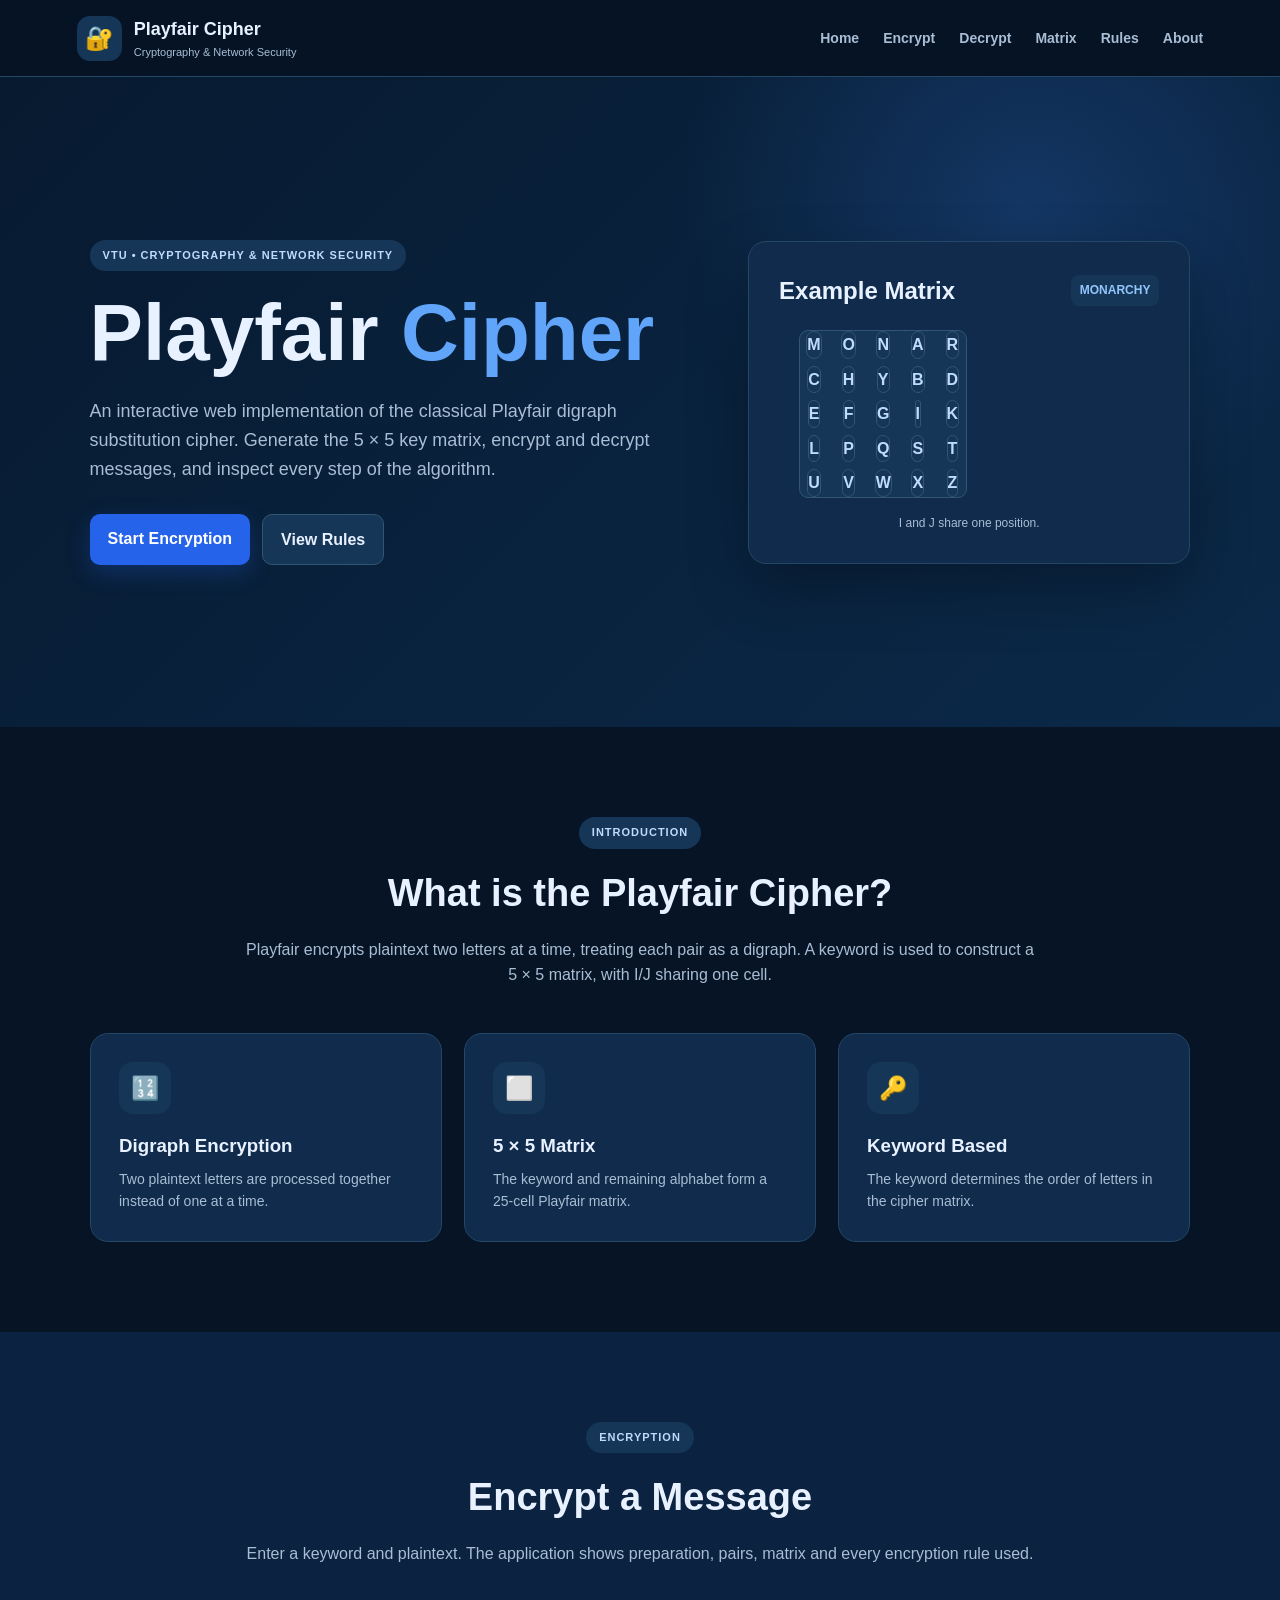
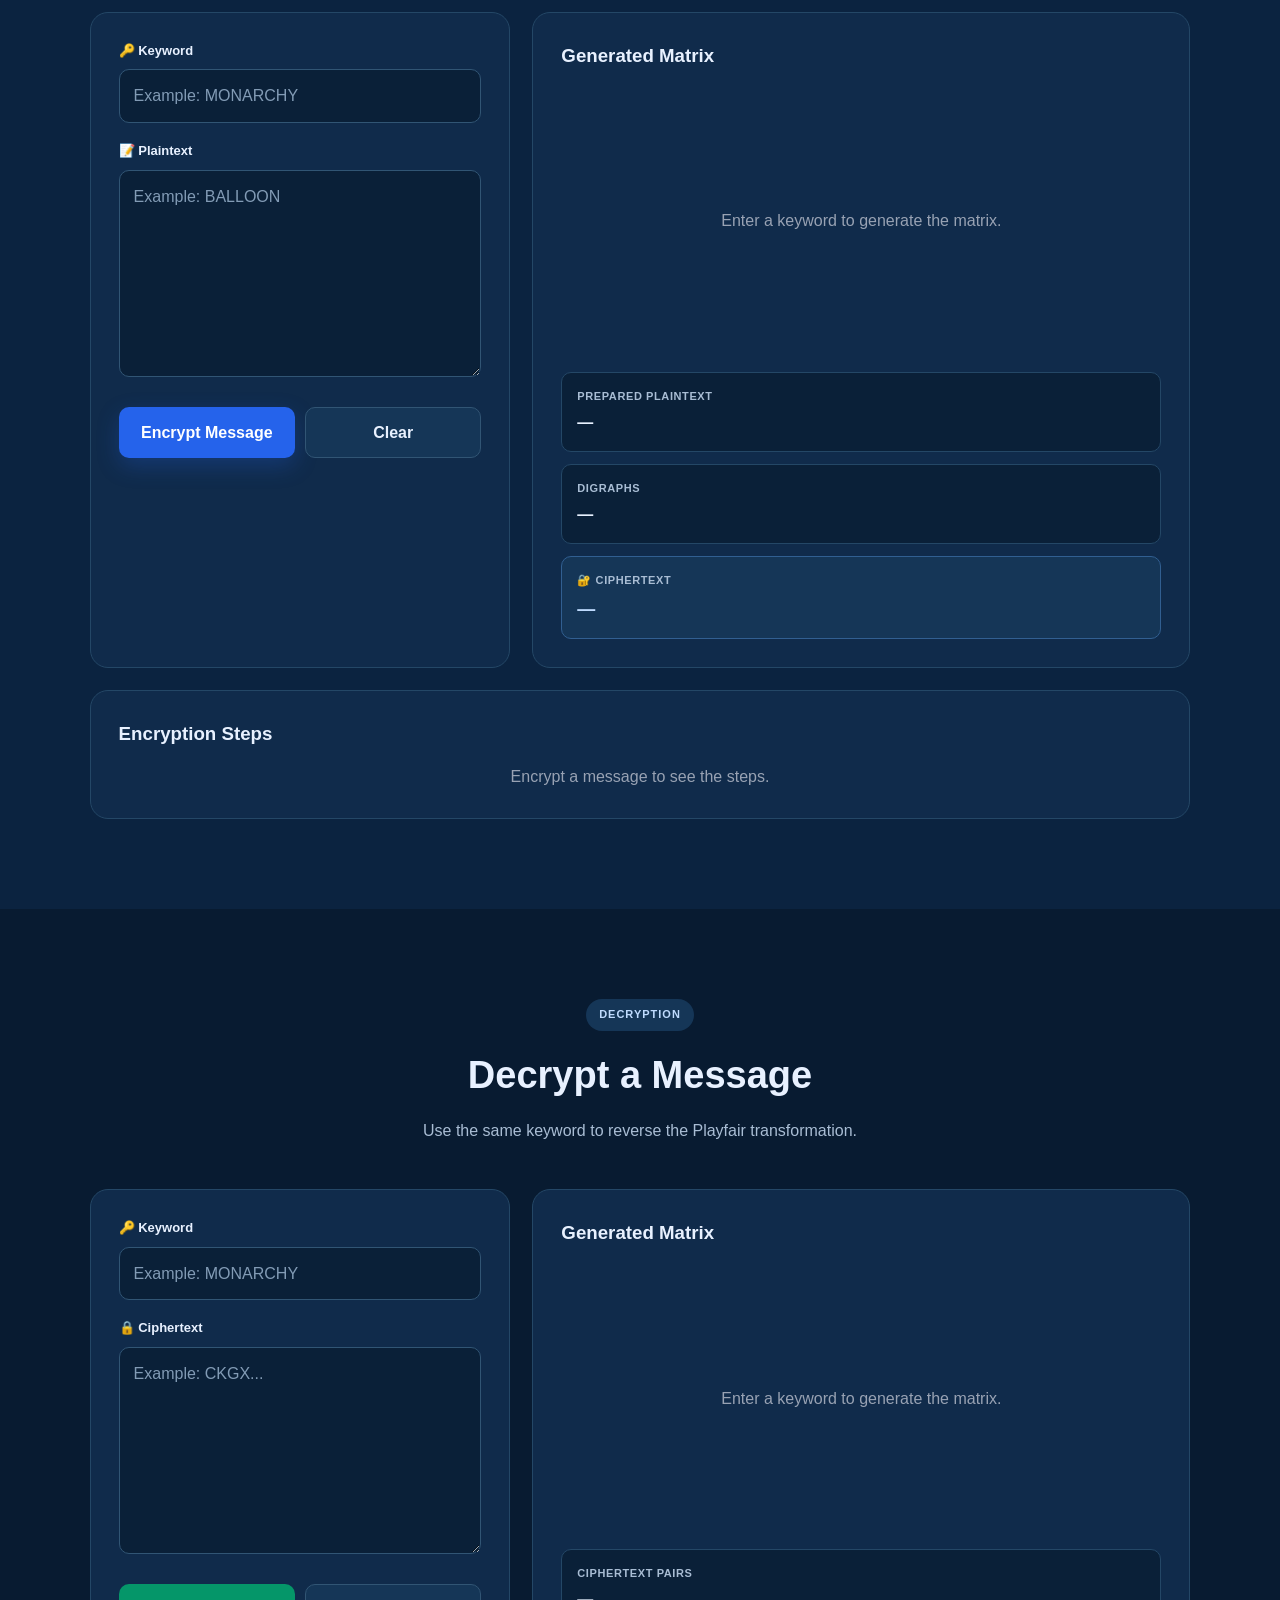
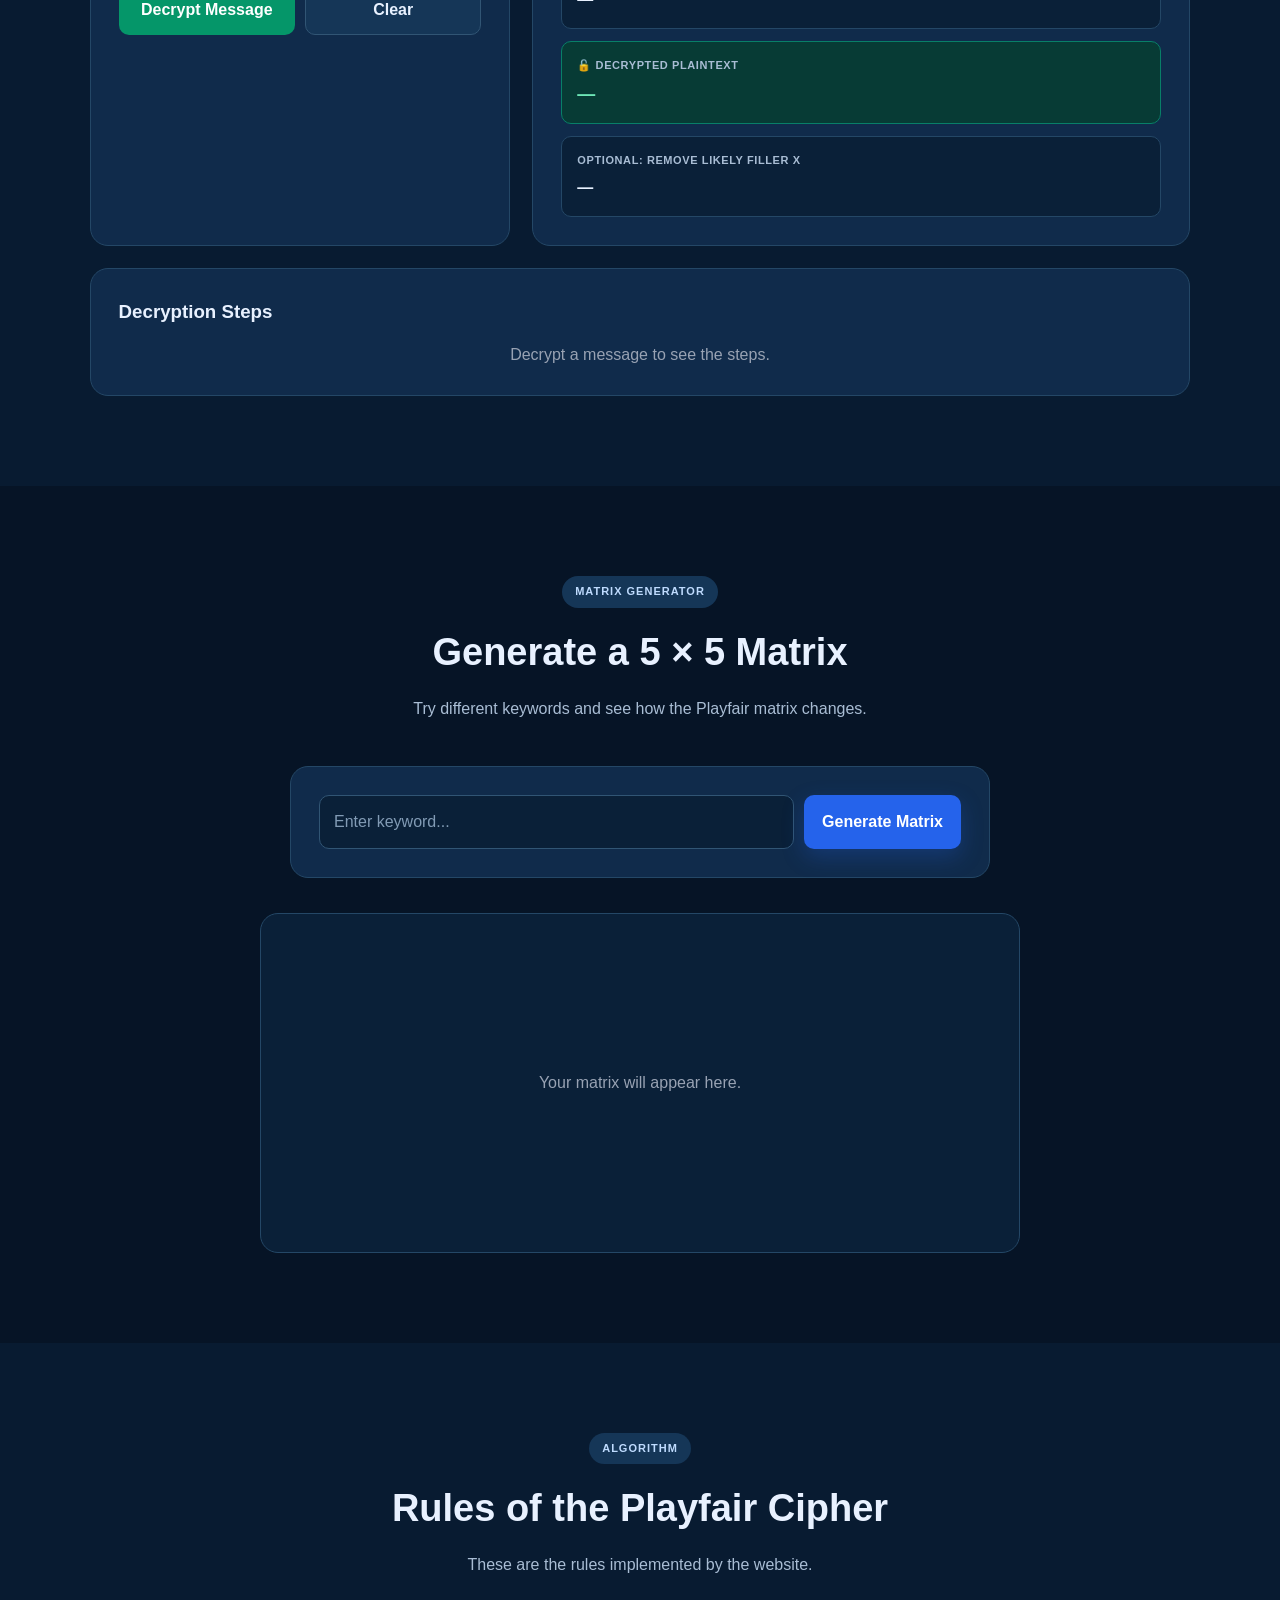
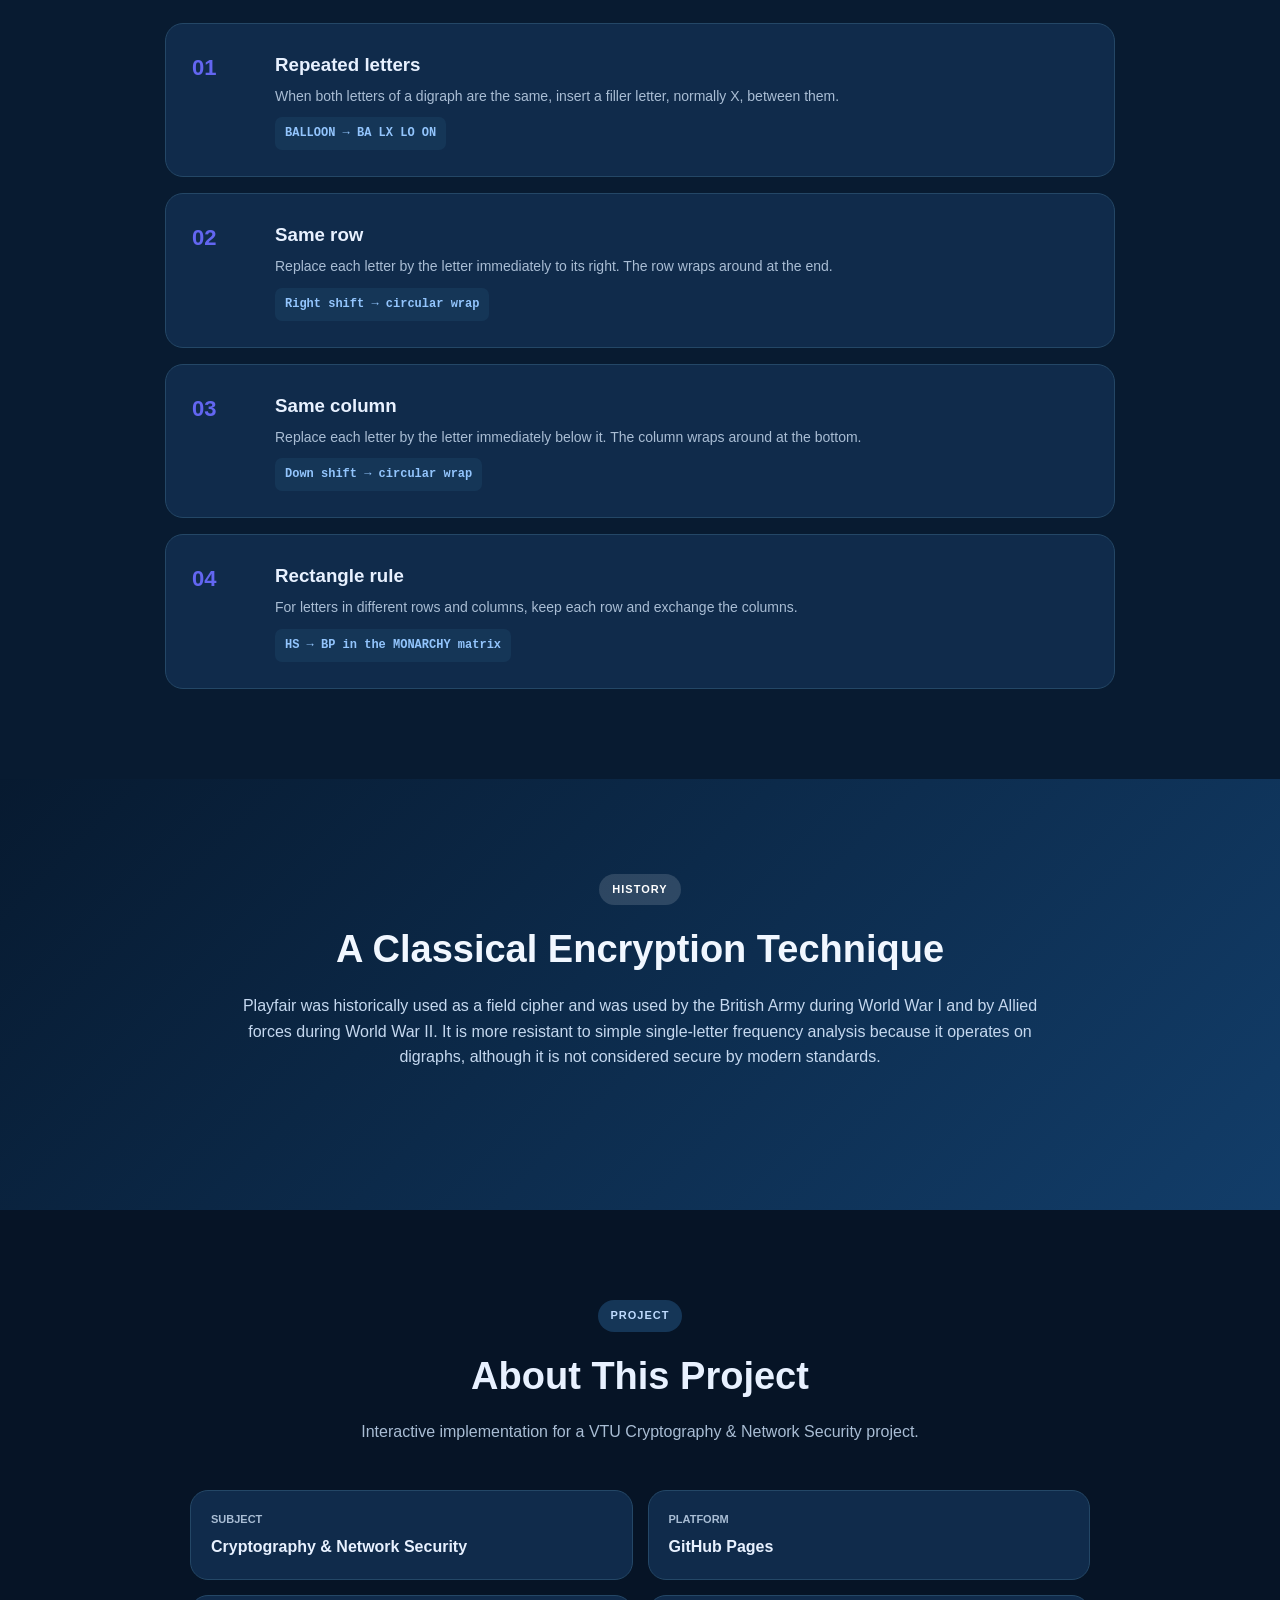
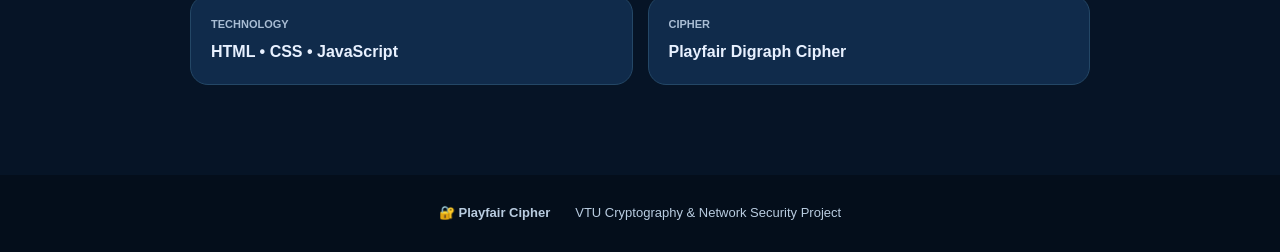
<file: index.html>
<!DOCTYPE html>
<html lang="en">
<head>
  <meta charset="UTF-8">
  <meta name="viewport" content="width=device-width, initial-scale=1.0">
  <meta name="description" content="Interactive Playfair Cipher implementation for Cryptography and Network Security">
  <title>Playfair Cipher | CNS VTU Project</title>
  <link rel="stylesheet" href="style.css">
</head>
<body>
  <header class="navbar">
    <a class="brand" href="#home">
      <span class="brand-icon">🔐</span>
      <span>
        <strong>Playfair Cipher</strong>
        <small>Cryptography &amp; Network Security</small>
      </span>
    </a>
    <nav>
      <a href="#home">Home</a>
      <a href="#encrypt">Encrypt</a>
      <a href="#decrypt">Decrypt</a>
      <a href="#matrix">Matrix</a>
      <a href="#rules">Rules</a>
      <a href="#about">About</a>
    </nav>
  </header>

  <main>
    <section id="home" class="hero">
      <div>
        <span class="eyebrow">VTU • CRYPTOGRAPHY &amp; NETWORK SECURITY</span>
        <h1>Playfair <span>Cipher</span></h1>
        <p class="hero-text">
          An interactive web implementation of the classical Playfair digraph
          substitution cipher. Generate the 5 × 5 key matrix, encrypt and
          decrypt messages, and inspect every step of the algorithm.
        </p>
        <div class="hero-actions">
          <a class="btn primary" href="#encrypt">Start Encryption</a>
          <a class="btn secondary" href="#rules">View Rules</a>
        </div>
      </div>

      <div class="hero-card">
        <div class="card-title-row">
          <h2>Example Matrix</h2>
          <span>MONARCHY</span>
        </div>
        <div id="heroMatrix" class="matrix small-matrix"></div>
        <p class="muted">I and J share one position.</p>
      </div>
    </section>

    <section class="section intro">
      <div class="section-heading">
        <span class="eyebrow">INTRODUCTION</span>
        <h2>What is the Playfair Cipher?</h2>
        <p>
          Playfair encrypts plaintext two letters at a time, treating each pair
          as a digraph. A keyword is used to construct a 5 × 5 matrix, with
          I/J sharing one cell.
        </p>
      </div>
      <div class="feature-grid">
        <article class="feature-card">
          <div class="feature-icon">🔢</div>
          <h3>Digraph Encryption</h3>
          <p>Two plaintext letters are processed together instead of one at a time.</p>
        </article>
        <article class="feature-card">
          <div class="feature-icon">⬜</div>
          <h3>5 × 5 Matrix</h3>
          <p>The keyword and remaining alphabet form a 25-cell Playfair matrix.</p>
        </article>
        <article class="feature-card">
          <div class="feature-icon">🔑</div>
          <h3>Keyword Based</h3>
          <p>The keyword determines the order of letters in the cipher matrix.</p>
        </article>
      </div>
    </section>

    <section id="encrypt" class="section tool-section">
      <div class="section-heading">
        <span class="eyebrow">ENCRYPTION</span>
        <h2>Encrypt a Message</h2>
        <p>Enter a keyword and plaintext. The application shows preparation, pairs, matrix and every encryption rule used.</p>
      </div>

      <div class="tool-grid">
        <div class="panel">
          <label for="encryptKey">🔑 Keyword</label>
          <input id="encryptKey" type="text" placeholder="Example: MONARCHY" autocomplete="off">

          <label for="plaintext">📝 Plaintext</label>
          <textarea id="plaintext" rows="7" placeholder="Example: BALLOON"></textarea>

          <div class="button-row">
            <button id="encryptBtn" class="btn primary full">Encrypt Message</button>
            <button id="clearEncryptBtn" class="btn secondary full">Clear</button>
          </div>
          <p id="encryptStatus" class="status" aria-live="polite"></p>
        </div>

        <div class="panel">
          <h3>Generated Matrix</h3>
          <div id="encryptMatrix" class="matrix-box empty">Enter a keyword to generate the matrix.</div>

          <div class="result-box">
            <span>Prepared Plaintext</span>
            <strong id="preparedText">—</strong>
          </div>
          <div class="result-box">
            <span>Digraphs</span>
            <strong id="encryptPairs">—</strong>
          </div>
          <div class="result-box highlight">
            <span>🔐 Ciphertext</span>
            <strong id="ciphertext">—</strong>
          </div>
        </div>
      </div>

      <div class="panel steps-panel">
        <h3>Encryption Steps</h3>
        <div id="encryptionSteps" class="empty">Encrypt a message to see the steps.</div>
      </div>
    </section>

    <section id="decrypt" class="section tool-section alternate">
      <div class="section-heading">
        <span class="eyebrow">DECRYPTION</span>
        <h2>Decrypt a Message</h2>
        <p>Use the same keyword to reverse the Playfair transformation.</p>
      </div>

      <div class="tool-grid">
        <div class="panel">
          <label for="decryptKey">🔑 Keyword</label>
          <input id="decryptKey" type="text" placeholder="Example: MONARCHY" autocomplete="off">

          <label for="cipherInput">🔒 Ciphertext</label>
          <textarea id="cipherInput" rows="7" placeholder="Example: CKGX..."></textarea>

          <div class="button-row">
            <button id="decryptBtn" class="btn success full">Decrypt Message</button>
            <button id="clearDecryptBtn" class="btn secondary full">Clear</button>
          </div>
          <p id="decryptStatus" class="status" aria-live="polite"></p>
        </div>

        <div class="panel">
          <h3>Generated Matrix</h3>
          <div id="decryptMatrix" class="matrix-box empty">Enter a keyword to generate the matrix.</div>

          <div class="result-box">
            <span>Ciphertext Pairs</span>
            <strong id="decryptPairs">—</strong>
          </div>
          <div class="result-box highlight success-box">
            <span>🔓 Decrypted Plaintext</span>
            <strong id="decryptedText">—</strong>
          </div>
          <div class="result-box">
            <span>Optional: Remove likely filler X</span>
            <strong id="cleanedDecryptedText">—</strong>
          </div>
        </div>
      </div>

      <div class="panel steps-panel">
        <h3>Decryption Steps</h3>
        <div id="decryptionSteps" class="empty">Decrypt a message to see the steps.</div>
      </div>
    </section>

    <section id="matrix" class="section">
      <div class="section-heading">
        <span class="eyebrow">MATRIX GENERATOR</span>
        <h2>Generate a 5 × 5 Matrix</h2>
        <p>Try different keywords and see how the Playfair matrix changes.</p>
      </div>

      <div class="matrix-generator panel">
        <input id="matrixKey" type="text" placeholder="Enter keyword..." autocomplete="off">
        <button id="generateMatrixBtn" class="btn primary">Generate Matrix</button>
      </div>
      <div id="displayMatrix" class="matrix-large-box empty">Your matrix will appear here.</div>
    </section>

    <section id="rules" class="section rules-section">
      <div class="section-heading">
        <span class="eyebrow">ALGORITHM</span>
        <h2>Rules of the Playfair Cipher</h2>
        <p>These are the rules implemented by the website.</p>
      </div>

      <div class="rules-grid">
        <article class="rule-card">
          <span class="rule-number">01</span>
          <div>
            <h3>Repeated letters</h3>
            <p>When both letters of a digraph are the same, insert a filler letter, normally X, between them.</p>
            <code>BALLOON → BA LX LO ON</code>
          </div>
        </article>
        <article class="rule-card">
          <span class="rule-number">02</span>
          <div>
            <h3>Same row</h3>
            <p>Replace each letter by the letter immediately to its right. The row wraps around at the end.</p>
            <code>Right shift → circular wrap</code>
          </div>
        </article>
        <article class="rule-card">
          <span class="rule-number">03</span>
          <div>
            <h3>Same column</h3>
            <p>Replace each letter by the letter immediately below it. The column wraps around at the bottom.</p>
            <code>Down shift → circular wrap</code>
          </div>
        </article>
        <article class="rule-card">
          <span class="rule-number">04</span>
          <div>
            <h3>Rectangle rule</h3>
            <p>For letters in different rows and columns, keep each row and exchange the columns.</p>
            <code>HS → BP in the MONARCHY matrix</code>
          </div>
        </article>
      </div>
    </section>

    <section class="history">
      <div class="section-heading">
        <span class="eyebrow light">HISTORY</span>
        <h2>A Classical Encryption Technique</h2>
        <p>
          Playfair was historically used as a field cipher and was used by the
          British Army during World War I and by Allied forces during World War II.
          It is more resistant to simple single-letter frequency analysis because
          it operates on digraphs, although it is not considered secure by modern standards.
        </p>
      </div>
    </section>

    <section id="about" class="section">
      <div class="section-heading">
        <span class="eyebrow">PROJECT</span>
        <h2>About This Project</h2>
        <p>Interactive implementation for a VTU Cryptography &amp; Network Security project.</p>
      </div>
      <div class="details-grid">
        <div><span>Subject</span><strong>Cryptography &amp; Network Security</strong></div>
        <div><span>Platform</span><strong>GitHub Pages</strong></div>
        <div><span>Technology</span><strong>HTML • CSS • JavaScript</strong></div>
        <div><span>Cipher</span><strong>Playfair Digraph Cipher</strong></div>
      </div>
    </section>
  </main>

  <footer>
    <strong>🔐 Playfair Cipher</strong>
    <span>VTU Cryptography &amp; Network Security Project</span>
  </footer>

  <script src="script.js"></script>
</body>
</html>
</file>
<file: style.css>
*{box-sizing:border-box;margin:0;padding:0}
html{scroll-behavior:smooth}
body{font-family:Inter,Segoe UI,Arial,sans-serif;background:#f6f8fc;color:#172033;line-height:1.6}
a{text-decoration:none;color:inherit}
button,input,textarea{font:inherit}
.navbar{position:sticky;top:0;z-index:50;display:flex;justify-content:space-between;align-items:center;padding:15px 6%;background:rgba(255,255,255,.96);border-bottom:1px solid #e5e7eb;backdrop-filter:blur(12px)}
.brand{display:flex;gap:12px;align-items:center}
.brand-icon{width:45px;height:45px;display:grid;place-items:center;background:#eef2ff;border-radius:13px;font-size:23px}
.brand strong{display:block;font-size:18px}
.brand small{display:block;color:#6b7280;font-size:11px}
nav{display:flex;gap:24px;flex-wrap:wrap}
nav a{font-size:14px;font-weight:700;color:#4b5563}
nav a:hover{color:#4f46e5}
.hero{min-height:650px;padding:90px 7%;display:grid;grid-template-columns:1.15fr .85fr;gap:60px;align-items:center;background:radial-gradient(circle at 80% 20%,rgba(99,102,241,.16),transparent 30%),linear-gradient(135deg,#f9fbff,#eef2ff)}
.eyebrow{display:inline-block;padding:7px 13px;border-radius:50px;background:#e0e7ff;color:#4338ca;font-size:11px;font-weight:800;letter-spacing:1px}
.eyebrow.light{background:rgba(255,255,255,.14);color:white}
.hero h1{font-size:clamp(50px,7vw,80px);line-height:1.05;margin-top:20px}
.hero h1 span{color:#4f46e5}
.hero-text{max-width:650px;margin-top:22px;color:#5f6b7c;font-size:18px}
.hero-actions{display:flex;gap:12px;flex-wrap:wrap;margin-top:30px}
.btn{border:0;border-radius:10px;padding:12px 18px;font-weight:800;cursor:pointer;transition:.2s}
.btn:hover{transform:translateY(-1px)}
.primary{background:#4f46e5;color:white;box-shadow:0 8px 22px rgba(79,70,229,.2)}
.primary:hover{background:#4338ca}
.secondary{background:white;color:#374151;border:1px solid #d5d9e2}
.secondary:hover{border-color:#6366f1;color:#4338ca}
.success{background:#059669;color:white}
.success:hover{background:#047857}
.full{width:100%}
.hero-card,.panel,.feature-card,.rule-card,.details-grid>div{background:white;border:1px solid #e5e7eb;border-radius:18px}
.hero-card{padding:30px;box-shadow:0 25px 60px rgba(15,23,42,.1)}
.card-title-row{display:flex;justify-content:space-between;align-items:center;margin-bottom:20px}
.card-title-row span{font-size:12px;font-weight:800;color:#4338ca;background:#eef2ff;padding:6px 9px;border-radius:8px}
.matrix{display:grid;grid-template-columns:repeat(5,1fr);gap:7px}
.matrix div{aspect-ratio:1;display:grid;place-items:center;background:#eef2ff;color:#3730a3;border:1px solid #dbe3ff;border-radius:9px;font-weight:800}
.small-matrix{max-width:340px;margin:auto}
.muted{color:#8a94a6;font-size:12px;text-align:center;margin-top:16px}
.section{padding:90px 7%}
.section-heading{max-width:800px;text-align:center;margin:0 auto 45px}
.section-heading h2{font-size:38px;margin-top:14px}
.section-heading p{margin-top:13px;color:#667085}
.feature-grid{max-width:1100px;margin:auto;display:grid;grid-template-columns:repeat(3,1fr);gap:22px}
.feature-card{padding:28px}
.feature-icon{width:52px;height:52px;display:grid;place-items:center;background:#eef2ff;border-radius:14px;font-size:23px;margin-bottom:17px}
.feature-card h3{margin-bottom:7px}
.feature-card p{font-size:14px;color:#667085}
.tool-section{background:#eef2ff}
.tool-section.alternate{background:#f8fafc}
.tool-grid{max-width:1150px;margin:auto;display:grid;grid-template-columns:.78fr 1.22fr;gap:22px}
.panel{padding:28px}
label{display:block;font-weight:800;font-size:13px;margin:0 0 8px}
label+input,label+textarea{margin-bottom:18px}
input,textarea{width:100%;padding:13px 14px;border:1px solid #d1d5db;border-radius:10px;background:#fafafa;outline:none}
input:focus,textarea:focus{border-color:#6366f1;box-shadow:0 0 0 3px rgba(99,102,241,.1);background:white}
textarea{resize:vertical}
.button-row{display:grid;grid-template-columns:1fr 1fr;gap:10px;margin-top:4px}
.status{min-height:22px;margin-top:10px;font-size:13px;color:#667085}
.status.error{color:#b42318}.status.ok{color:#047857}
.matrix-box{min-height:265px;display:grid;place-items:center;margin:18px 0}
.matrix-box .matrix{width:min(320px,100%)}
.matrix-box .matrix div{min-height:48px}
.empty{color:#98a2b3;text-align:center}
.result-box{margin-top:12px;padding:15px;border:1px solid #e5e7eb;background:#f8fafc;border-radius:10px}
.result-box span{display:block;font-size:11px;font-weight:800;letter-spacing:.6px;text-transform:uppercase;color:#667085}
.result-box strong{display:block;margin-top:5px;word-break:break-word}
.highlight{background:#eef2ff;border-color:#c7d2fe}
.highlight strong{color:#3730a3;font-size:18px;letter-spacing:1px}
.success-box{background:#ecfdf3;border-color:#a7f3d0}
.success-box strong{color:#047857}
.steps-panel{max-width:1150px;margin:22px auto 0}
.steps-panel h3{margin-bottom:15px}
.step{display:grid;grid-template-columns:38px 1fr;gap:14px;padding:16px;margin-top:10px;border:1px solid #e5e7eb;border-radius:12px;background:#f8fafc}
.step-no{width:36px;height:36px;display:grid;place-items:center;border-radius:50%;background:#e0e7ff;color:#4338ca;font-weight:800}
.step h4{font-size:15px}.step p{font-size:13px;color:#667085;margin-top:3px}
.rule-grid{}
.matrix-generator{max-width:700px;margin:auto;display:flex;gap:10px}
.matrix-generator input{flex:1}
.matrix-large-box{max-width:760px;min-height:340px;margin:35px auto 0;padding:30px;display:grid;place-items:center;background:#f8fafc;border:1px solid #e5e7eb;border-radius:18px}
.matrix-large-box .matrix{width:min(440px,100%);gap:9px}
.matrix-large-box .matrix div{background:white;border:2px solid #c7d2fe;font-size:20px;box-shadow:0 4px 12px rgba(15,23,42,.05)}
.rules-section{background:#f8fafc}
.rules-grid{max-width:950px;margin:auto;display:grid;gap:16px}
.rule-card{display:grid;grid-template-columns:65px 1fr;gap:18px;padding:26px}
.rule-number{font-size:22px;font-weight:900;color:#6366f1}
.rule-card h3{margin-bottom:5px}
.rule-card p{color:#667085;font-size:14px}
.rule-card code{display:inline-block;margin-top:10px;padding:7px 10px;border-radius:7px;background:#eef2ff;color:#3730a3;font-weight:800;font-family:ui-monospace,SFMono-Regular,Consolas,monospace;font-size:12px}
.history{padding:95px 7%;background:linear-gradient(135deg,#312e81,#4338ca);color:white}
.history .section-heading p{color:#e0e7ff}
.details-grid{max-width:900px;margin:auto;display:grid;grid-template-columns:repeat(2,1fr);gap:15px}
.details-grid>div{padding:20px}
.details-grid span{display:block;color:#6b7280;font-size:11px;text-transform:uppercase;font-weight:800}
.details-grid strong{display:block;margin-top:5px}
footer{display:flex;justify-content:center;gap:25px;flex-wrap:wrap;padding:28px 7%;background:#111827;color:#d1d5db;font-size:13px}
@media(max-width:900px){.navbar{flex-direction:column;gap:14px}.hero{grid-template-columns:1fr;text-align:center}.hero-text{margin-inline:auto}.hero-actions{justify-content:center}.tool-grid{grid-template-columns:1fr}.feature-grid{grid-template-columns:1fr}}
@media(max-width:650px){nav{justify-content:center;gap:12px}.hero,.section{padding:65px 5%}.hero h1{font-size:50px}.section-heading h2{font-size:30px}.button-row,.details-grid{grid-template-columns:1fr}.matrix-generator{flex-direction:column}.rule-card{grid-template-columns:1fr;gap:5px}.matrix-large-box .matrix div{font-size:14px}}


/* DARK BLUE THEME — visual colors only; existing layout and functionality preserved */
:root{
  color-scheme: dark;
  --bg-deep:#061426;
  --bg-mid:#0b2340;
  --surface:#102b4b;
  --surface-soft:#153657;
  --border:#244766;
  --text:#e8f1ff;
  --muted:#a9bdd4;
  --accent:#3b82f6;
}
body{background:#061426;color:#e8f1ff}
.navbar{background:rgba(6,20,38,.96);border-bottom-color:#244766}
.brand-icon,.eyebrow,.card-title-row span,.matrix div,.feature-icon,
.step-no,.rule-card code{background:#153657;color:#93c5fd}
.brand small,nav a,.hero-text,.section-heading p,.feature-card p,
.muted,.status,.step p,.rule-card p{color:#a9bdd4}
nav a:hover{color:#60a5fa}
.hero{background:radial-gradient(circle at 80% 20%,rgba(59,130,246,.20),transparent 30%),linear-gradient(135deg,#071a30,#0b2949)}
.eyebrow{background:#153657;color:#bfdbfe}
.hero h1 span{color:#60a5fa}
.primary{background:#2563eb;color:#fff;box-shadow:0 8px 22px rgba(37,99,235,.25)}
.primary:hover{background:#1d4ed8}
.secondary{background:#153657;color:#e8f1ff;border-color:#315574}
.secondary:hover{border-color:#60a5fa;color:#bfdbfe}
.success{background:#059669;color:#fff}
.hero-card,.panel,.feature-card,.rule-card,.details-grid>div{
  background:#102b4b;border-color:#244766;color:#e8f1ff
}
.hero-card{box-shadow:0 25px 60px rgba(0,0,0,.28)}
.matrix div{background:#153657;color:#bfdbfe;border-color:#315574}
.tool-section{background:#0b2340}
.tool-section.alternate,.rules-section{background:#081b31}
input,textarea{background:#0a2038;color:#e8f1ff;border-color:#315574}
input::placeholder,textarea::placeholder{color:#829bb5}
input:focus,textarea:focus{border-color:#60a5fa;box-shadow:0 0 0 3px rgba(96,165,250,.16);background:#102b4b}
.result-box,.step{background:#0a2038;border-color:#244766}
.result-box span{color:#a9bdd4}
.highlight{background:#153657;border-color:#315f91}
.highlight strong{color:#bfdbfe}
.success-box{background:#073b35;border-color:#087f68}
.success-box strong{color:#6ee7b7}
.step-no{background:#153657;color:#93c5fd}
.matrix-large-box{background:#0a2038;border-color:#244766}
.matrix-large-box .matrix div{background:#153657;border-color:#315f91;color:#bfdbfe;box-shadow:0 4px 12px rgba(0,0,0,.18)}
.history{background:linear-gradient(135deg,#071a30,#123d69);color:#f1f7ff}
.history .section-heading p{color:#c5d8ef}
.details-grid span{color:#a9bdd4}
footer{background:#040e1b;color:#b9cce0}
.status.error{color:#fca5a5}
.status.ok{color:#6ee7b7}
@media(max-width:900px){
  .navbar{background:rgba(6,20,38,.98)}
}
</file>
